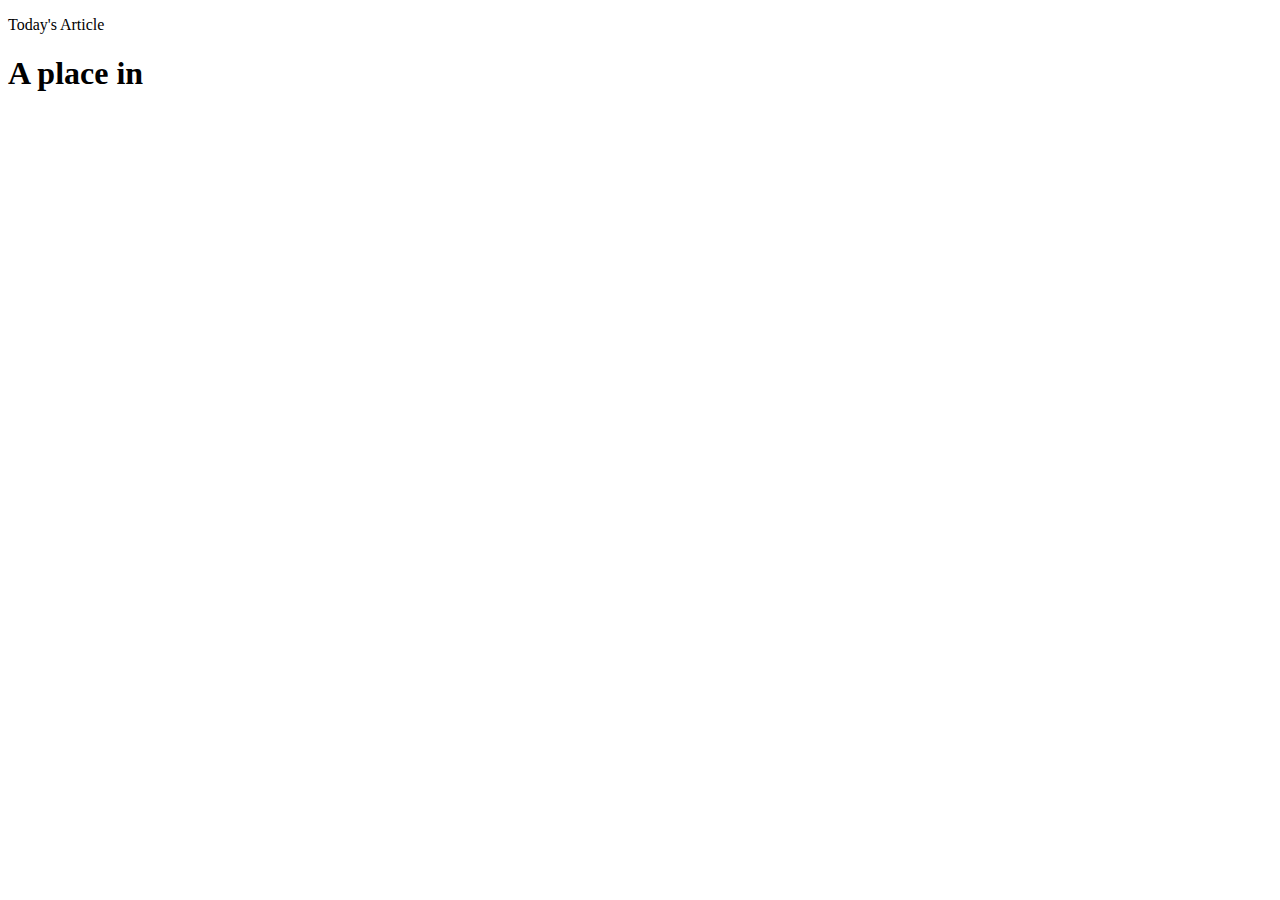
<file: UI design bootcamp/Buildingsimplelayout/index.html>
<!DOCTYPE html>
<html lang="en">
<head>
    <meta charset="UTF-8">
    <meta http-equiv="X-UA-Compatible" content="IE=edge">
    <meta name="viewport" content="width=device-width, initial-scale=1.0">
    <title>Building a layout</title>
</head>
<body>
    <div class="container">
        <p>Today's Article</p>
        <h1>A place  in</h1>
    </div>
    
</body>
</html>
</file>
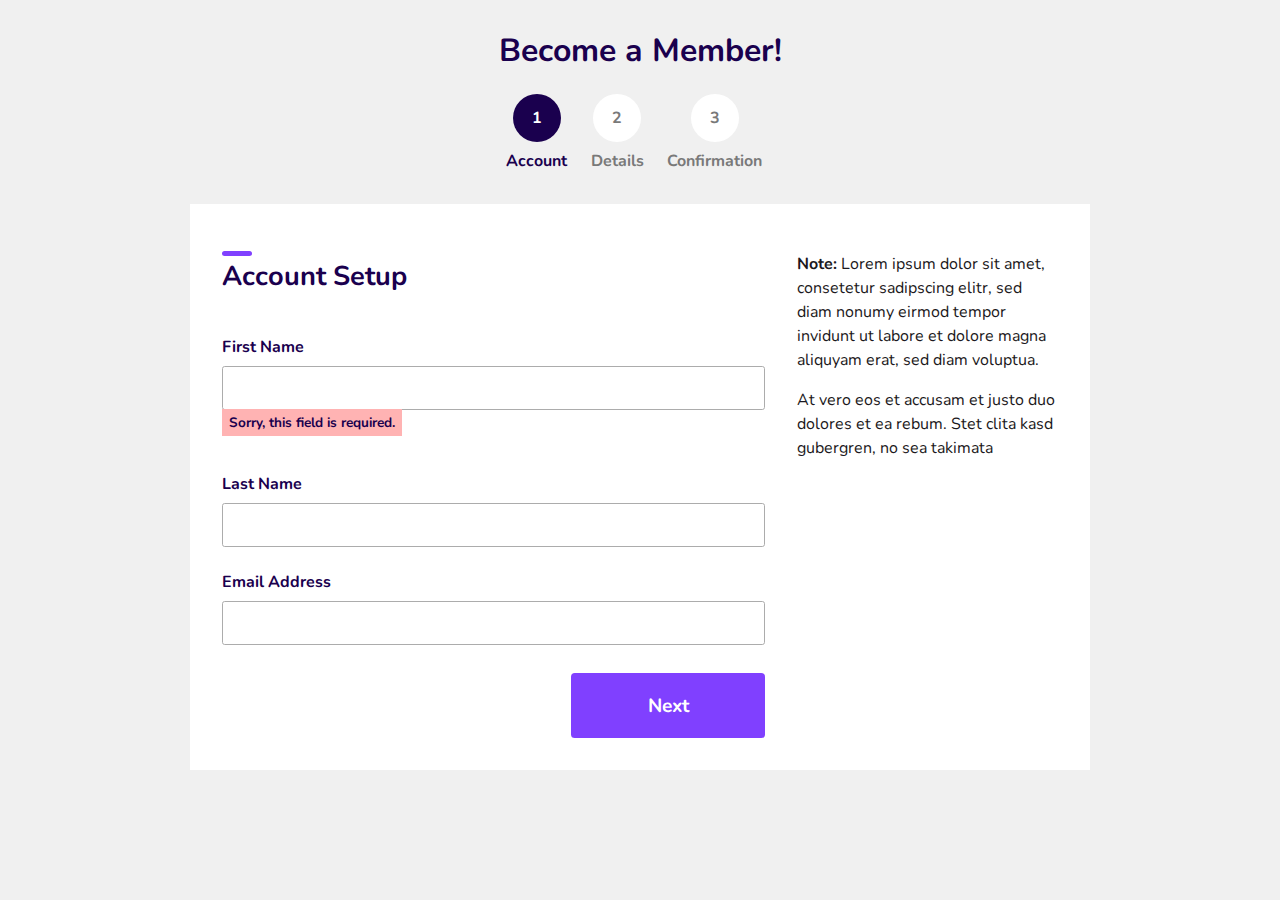
<file: UI design bootcamp/Forms/index.html>
<!DOCTYPE html>
<html lang="en">
<head>
    <link rel="stylesheet" href="index.css">
    <meta charset="UTF-8">
    <meta http-equiv="X-UA-Compatible" content="IE=edge">
    <meta name="viewport" content="width=device-width, initial-scale=1.0">
    <title>Document</title>
</head>
<body>
    <div class="wrapper">
        <h1>Become a Member!</h1>
    
        <ul class="progress">
            <li class="current">
                <a href="index.html">
                   <div class="circle">1</div>
                   <span>Account</span> 
                <a>
            </li>
            <li>
                <a href="step2.html">
                   <div class="circle">2</div>
                   <span>Details</span> 
                <a>
            </li>
            <li>
                <a href="step3.html">
                   <div class="circle">3</div>
                   <span>Confirmation</span> 
                <a>
            </li>
        </ul>
        
        <main>
            <div class="left-col">
                <h2>Account Setup</h2>
                
                <label for="fname">First Name</label>
                <input type="text" id="fname" name="fname" class="error-field">
                <p class="error">Sorry, this field is required.</p>
                
                <label for="lname">Last Name</label>
                <input type="text" id="lname" name="lname">
                
                <label for="email">Email Address</label>
                <input type="text" id="email" name="email" class="error-field">
                
                <a href="step2.html" class="cta">Next</a>
            </div>
            <div class="right-col">
                <p><strong>Note:</strong> Lorem ipsum dolor sit amet, consetetur sadipscing elitr, sed diam nonumy eirmod tempor invidunt ut labore et dolore magna aliquyam erat, sed diam voluptua.</p>
                
                <p>At vero eos et accusam et justo duo dolores et ea rebum. Stet clita kasd gubergren, no sea takimata</p>
            </div>
        </main>
        
    </div>
</body>
</html>
</file>
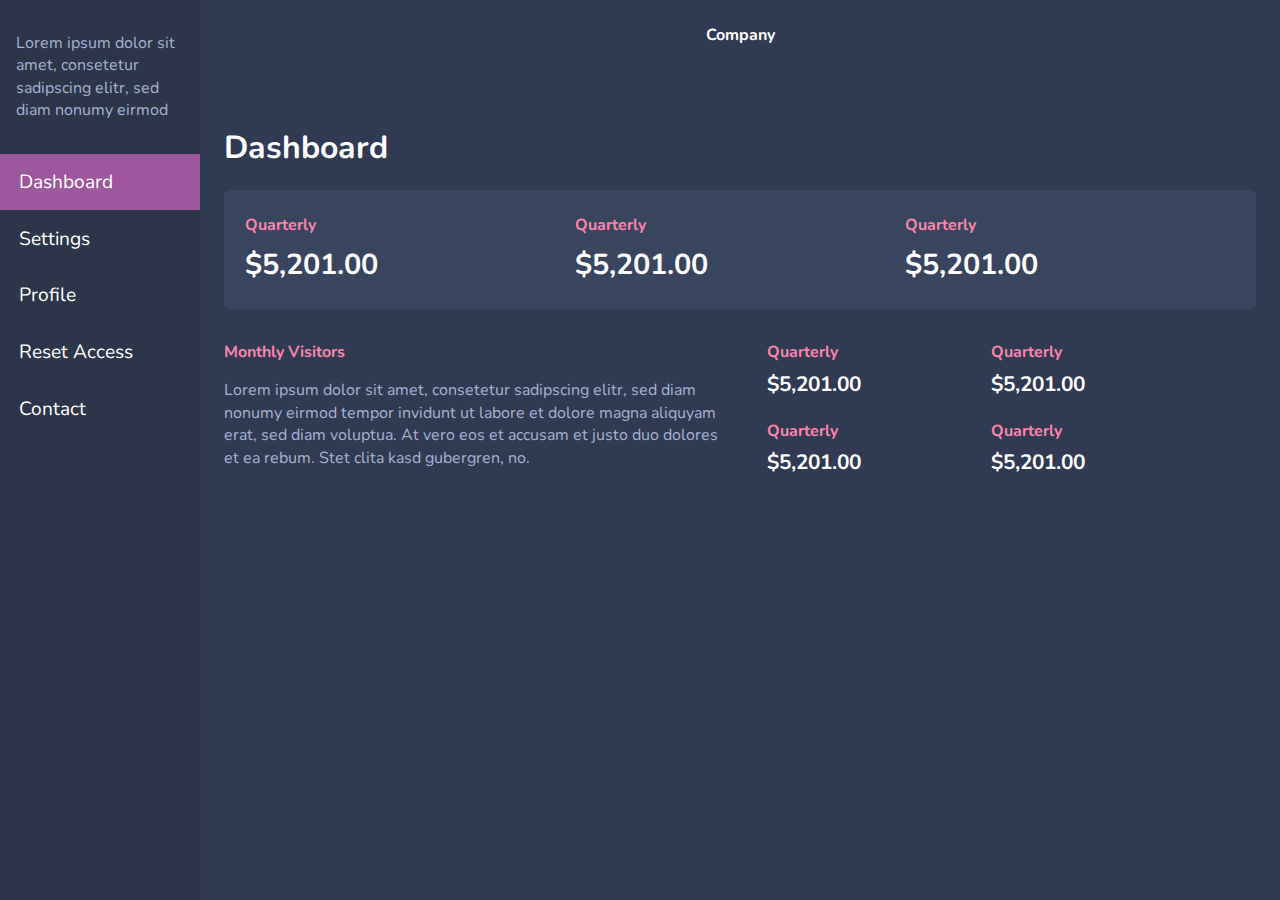
<file: UI design bootcamp/Fullprojecrefactoring/index.html>
<!DOCTYPE html>
<html lang="en">
<head>
    <link rel="stylesheet" href="index.css">
    <meta charset="UTF-8">
    <meta http-equiv="X-UA-Compatible" content="IE=edge">
    <meta name="viewport" content="width=device-width, initial-scale=1.0">
    <title>Document</title>
</head>
<body>
    <nav id="nav">
        <div class="inner-wrapper">
            <svg viewBox="0 0 32 37" id="exit-btn">
                <path id="back" d="M15.9,4.492a3,3,0,0,1,5.194,0L34.4,27.5A3,3,0,0,1,31.8,32H5.2a3,3,0,0,1-2.6-4.5Z" transform="translate(0 37) rotate(-90)" fill="#fff"/>
            </svg>

            <p>Lorem ipsum dolor sit amet, consetetur sadipscing elitr, sed diam nonumy eirmod</p>

        </div>
        <ul>
            <li class="selected"><a href="#">Dashboard</a></li>
            <li><a href="#">Settings</a></li>
            <li><a href="#">Profile</a></li>
            <li><a href="#">Reset Access</a></li>
            <li><a href="#">Contact</a></li>
        </ul>
    </nav>

    <header>
        <svg height="32px" id="menu-btn" class="open" viewBox="0 0 32 32">
            <path fill="white" d="M4,10h24c1.104,0,2-0.896,2-2s-0.896-2-2-2H4C2.896,6,2,6.896,2,8S2.896,10,4,10z M28,14H4c-1.104,0-2,0.896-2,2  s0.896,2,2,2h24c1.104,0,2-0.896,2-2S29.104,14,28,14z M28,22H4c-1.104,0-2,0.896-2,2s0.896,2,2,2h24c1.104,0,2-0.896,2-2  S29.104,22,28,22z"/>
        </svg>
        
        <a href="#" class="logo">Company</a>
    </header>

    <main>
        <h1>Dashboard</h1>

        <section class="panel">
            <ul class="data">
                <li>
                    <h3>Quarterly</h3>
                    <p>$5,201.00</p>
                </li>
                <li>
                    <h3>Quarterly</h3>
                    <p>$5,201.00</p>
                </li>
                <li>
                    <h3>Quarterly</h3>
                    <p>$5,201.00</p>
                </li>
            </ul>
            </section>

            <div class="columns half">
                <div class="col left">
                    <h3>Monthly Visitors</h3>
                    
                    <p>Lorem ipsum dolor sit amet, consetetur sadipscing elitr, sed diam nonumy eirmod tempor invidunt ut labore et dolore magna aliquyam erat, sed diam voluptua. At vero eos et accusam et justo duo dolores et ea rebum. Stet clita kasd gubergren, no.</p>
                </div>
                <div class="col">
                    <ul class="data secondary">
                        <li>
                            <h3>Quarterly</h3>
                            <p>$5,201.00</p>
                        </li>
                        <li>
                            <h3>Quarterly</h3>
                            <p>$5,201.00</p>
                        </li>
                        <li>
                            <h3>Quarterly</h3>
                            <p>$5,201.00</p>
                        </li>
                        <li>
                            <h3>Quarterly</h3>
                            <p>$5,201.00</p>
                        </li>
                    </ul>
                </div>
            </div>
    </main>
    
    <script src="index.js"></script>
    
</body>
</html>
</file>
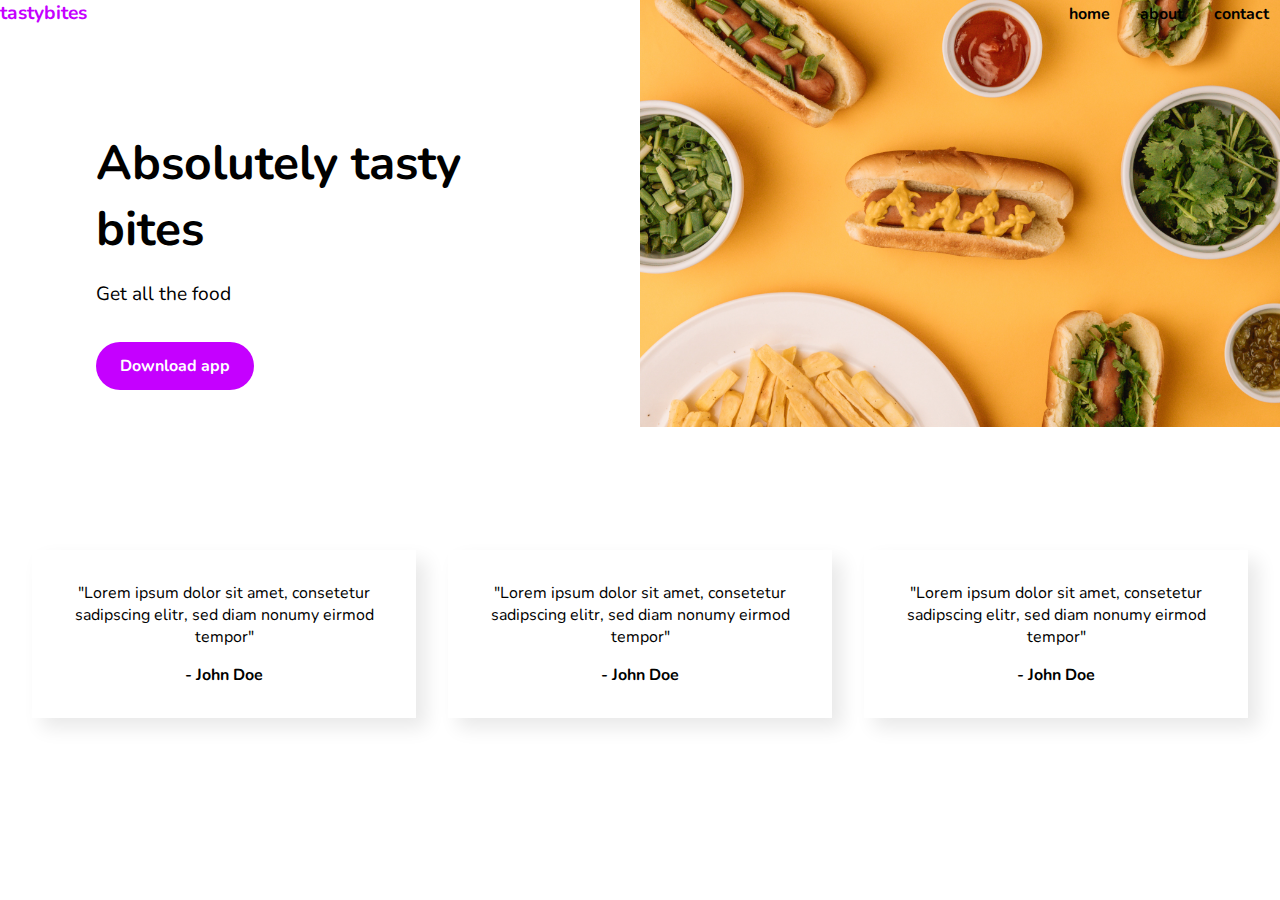
<file: UI design bootcamp/responsivedesign/index.html>
<!DOCTYPE html>
<html lang="en">
<head>
    <link rel="stylesheet" href="index.css">
    <meta charset="UTF-8">
    <meta http-equiv="X-UA-Compatible" content="IE=edge">
    <meta name="viewport" content="width=device-width, initial-scale=1.0">
    <title>Document</title>
</head>
<body>
    <span id="width" class="width-container"></span>
    <header>
        <a href="#" class="logo">tastybites</a>
        <nav>
            <ul>
                <li><a href="#">home</a></li>
                <li><a href="#">about</a></li>
                <li><a href="#">contact</a></li>
            </ul>
        </nav>
        </header>

    <div class="hero-left wrapper">
        <h1>Absolutely tasty bites</h1>
        <p>Get all the food</p>
        <a href="#" class="cta-btn">Download app</a>
    </div>

    <img src="food.jpg">

    <section class="wrapper">
        <ul class="testimonials">
            <li>
                <blockquote>
                    <p>"Lorem ipsum dolor sit amet, consetetur sadipscing elitr, sed diam nonumy eirmod tempor"</p>
                    <footer>- John Doe</footer>
                </blockquote>
            </li>
            <li>
                <blockquote>
                    <p>"Lorem ipsum dolor sit amet, consetetur sadipscing elitr, sed diam nonumy eirmod tempor"</p>
                    <footer>- John Doe</footer>
                </blockquote>
            </li>
            <li>
                <blockquote>
                    <p>"Lorem ipsum dolor sit amet, consetetur sadipscing elitr, sed diam nonumy eirmod tempor"</p>
                    <footer>- John Doe</footer>
                </blockquote>
            </li>
        </ul>

    </section>
    
</body>
</html>
</file>
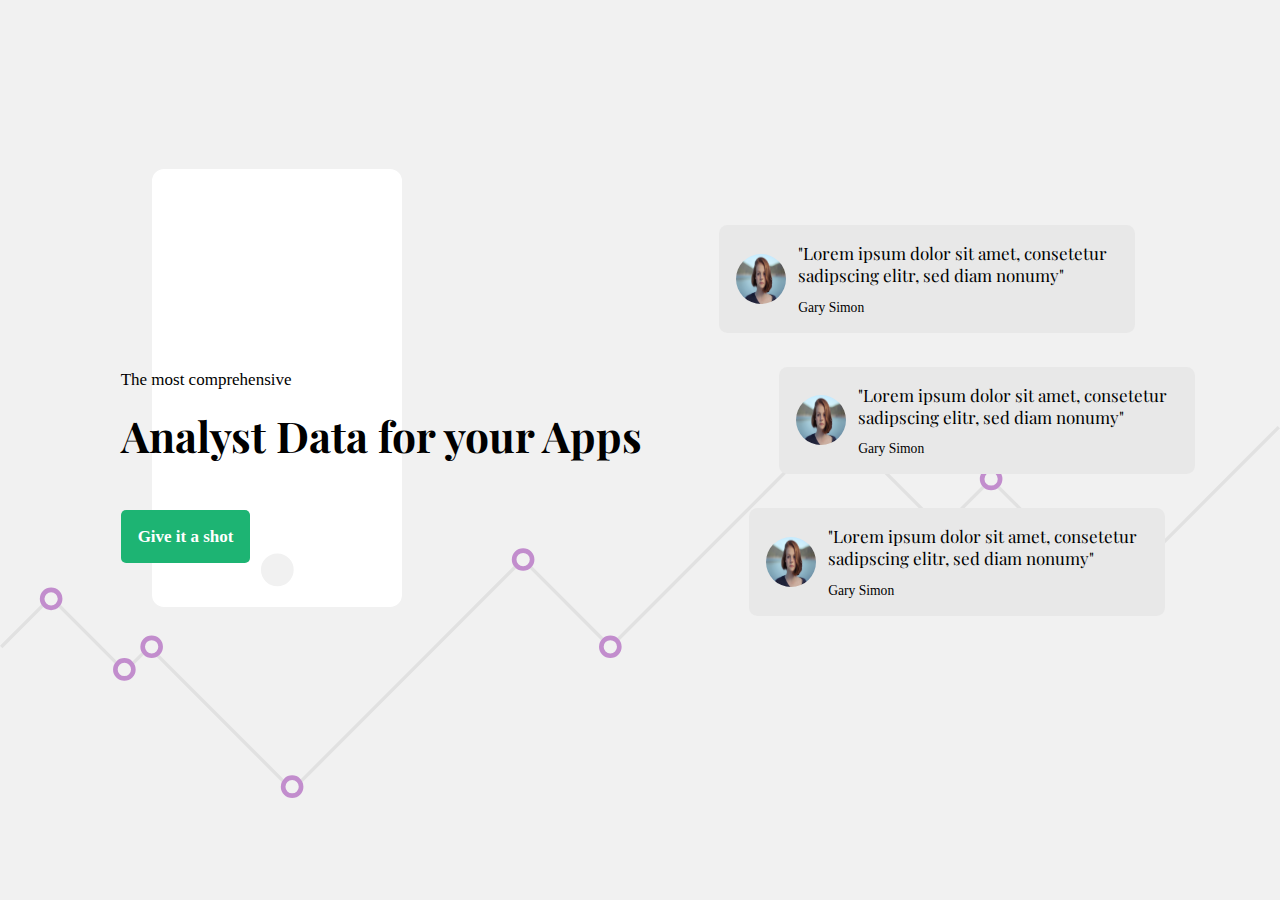
<file: UI design bootcamp/UI animation/index.html>
<!DOCTYPE html>
<html lang="en">
<head>
    <link rel="stylesheet" href="index.css">
    <meta charset="UTF-8">
    <meta http-equiv="X-UA-Compatible" content="IE=edge">
    <meta name="viewport" content="width=device-width, initial-scale=1.0">
    <title>Document</title>
</head>
<body>
    <div class="wrapper">
        <img src="phone.svg" class="phone">
            <div class="col left">
                <div class="inner-content">
                    <p class="subheading">The most comprehensive</p>
                    <h1>Analyst Data for your Apps</h1>
                    <a href="#" class="cta">Give it a shot</a>
                </div>
            </div>
            <div class="col right">
                <ul>
                    <li>
                        <img src="person.jpg">
                        <div class="info">
                            <p class="quote">"Lorem ipsum dolor sit amet, consetetur sadipscing elitr, sed diam nonumy"</p>
                            <p class="auth">Gary Simon</p>
                        </div>
                    </li>
                    <li>
                        <img src="person.jpg">
                        <div class="info">
                            <p class="quote">"Lorem ipsum dolor sit amet, consetetur sadipscing elitr, sed diam nonumy"</p>
                            <p class="auth">Gary Simon</p>
                        </div>
                    </li>
                    <li>
                        <img src="person.jpg">
                        <div class="info">
                            <p class="quote">"Lorem ipsum dolor sit amet, consetetur sadipscing elitr, sed diam nonumy"</p>
                            <p class="auth">Gary Simon</p>
                        </div>
                    </li>
                </ul>
            </div>

    </div>
    
</body>
</html>
</file>
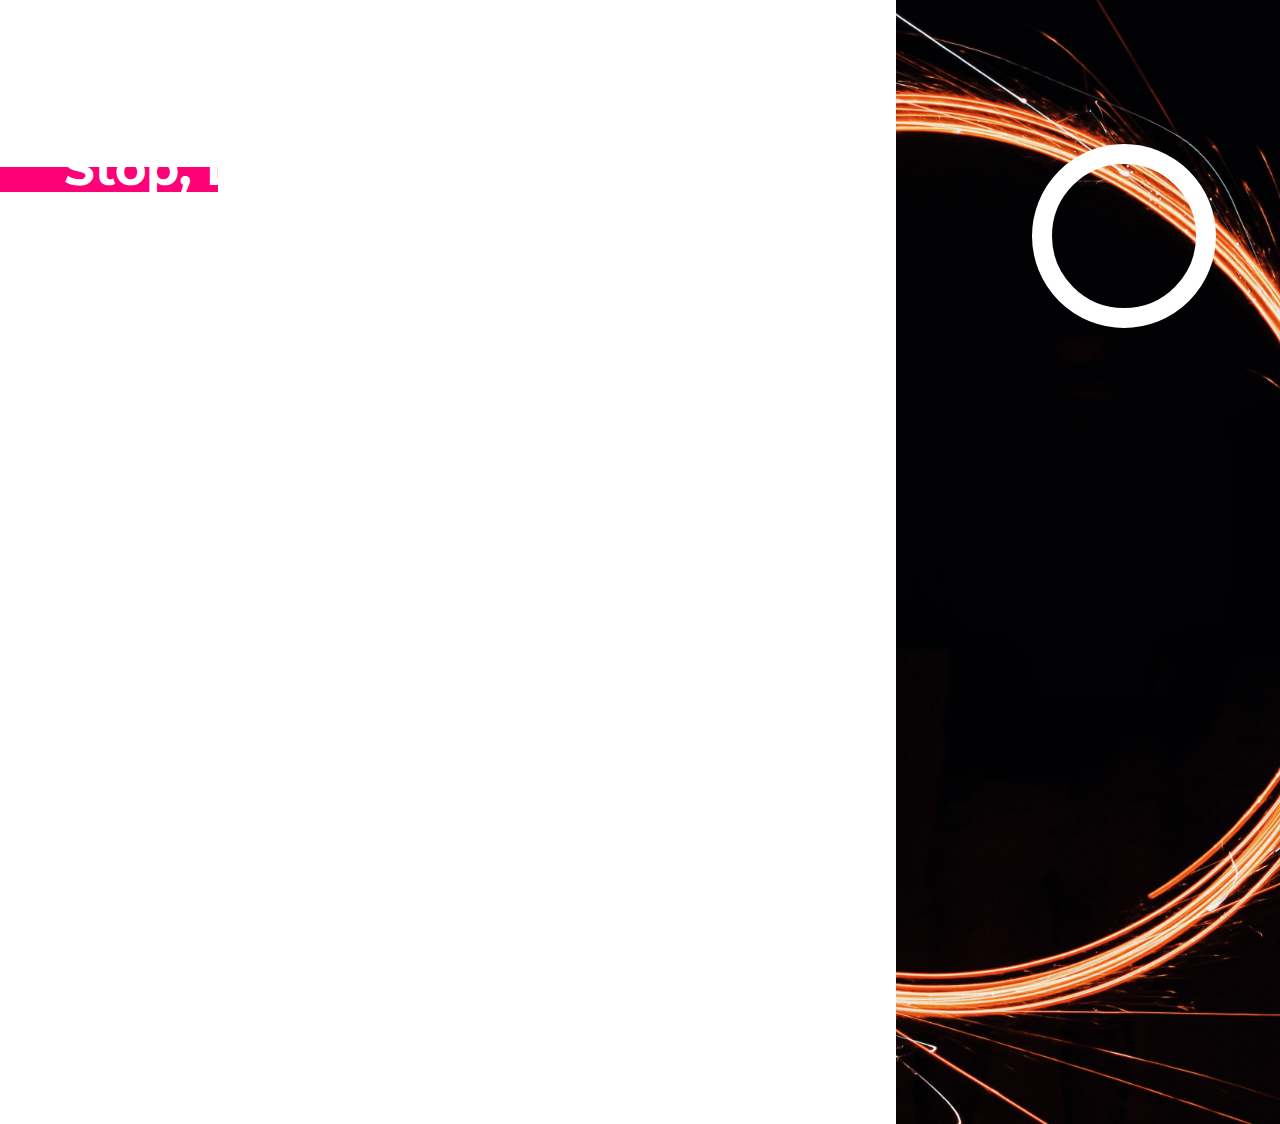
<file: UI design bootcamp/Buildingsimplelayout/final chapter/index.html>
<!DOCTYPE html>
<html lang="en">
<head>
    <link rel="stylesheet" href="index.css">
    <meta charset="UTF-8">
    <meta http-equiv="X-UA-Compatible" content="IE=edge">
    <meta name="viewport" content="width=device-width, initial-scale=1.0">
    <title>Document</title>
</head>
<body>
    <div class="container">
        <h1>Stop, Drop & Roll</h1>
        <p>Take the new challenge, starting today.<p>
    </div>
</body>
</html>
</file>
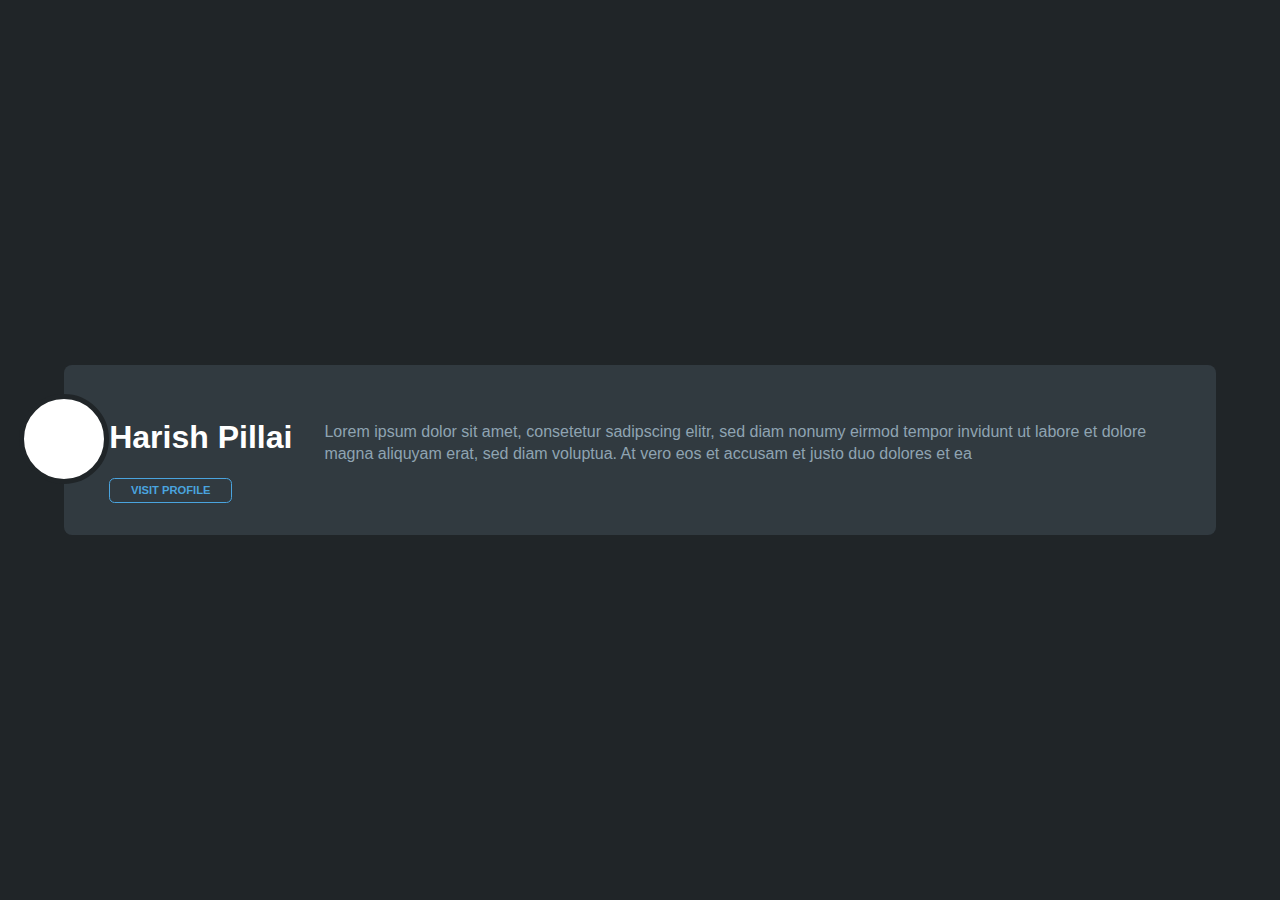
<file: UI design bootcamp/responsivedesign/finalchallenge/index.html>
<!DOCTYPE html>
<html lang="en">
<head>
    <link rel="stylesheet" href="index.css">
    <meta charset="UTF-8">
    <meta http-equiv="X-UA-Compatible" content="IE=edge">
    <meta name="viewport" content="width=device-width, initial-scale=1.0">
    <title>Document</title>
</head>
<body>
    <div id="width" class="width-container"></div>

    <div class="card">
        <span></span>
        <div class="card-details">
            <h1>Harish Pillai</h1>
            <p>Lorem ipsum dolor sit amet, consetetur sadipscing elitr, sed diam nonumy eirmod tempor invidunt ut labore et dolore magna aliquyam erat, sed diam voluptua. At vero eos et accusam et justo duo dolores et ea</p>
                <a href="#">Visit Profile</a>
        </div>
    </div>
    
</body>
</html>
</file>
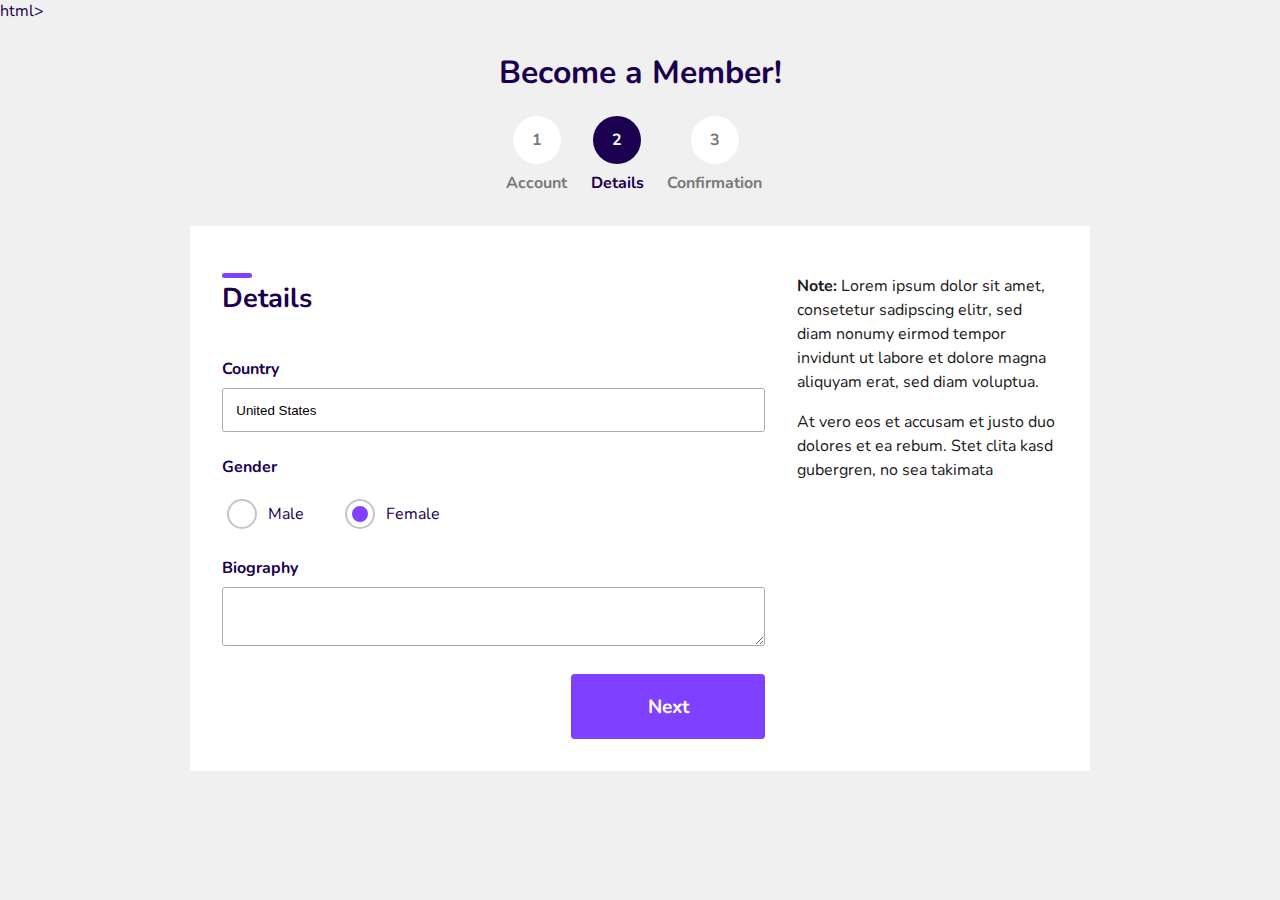
<file: UI design bootcamp/Forms/step2.html>
html>
    <head>
        <link rel="stylesheet" href="index.css">
        <link rel="stylesheet" href="secondary.css">
    </head>
    <body>
        
        <div class="wrapper">
            <h1>Become a Member!</h1>
            
            <ul class="progress">
                <li>
                    <a href="index.html">
                       <div class="circle">1</div>
                       <span>Account</span> 
                    <a>
                </li>
                <li class="current">
                    <a href="step2.html">
                       <div class="circle">2</div>
                       <span>Details</span> 
                    <a>
                </li>
                <li>
                    <a href="step3.html">
                       <div class="circle">3</div>
                       <span>Confirmation</span> 
                    <a>
                </li>
            </ul>
            
            <main>
                <div class="left-col">
                    <h2>Details</h2>
                    
                    <label for="loc">Country</label>
                    <select id="loc">
                        <option value="US">United States</option>
                        <option value="US">United States</option>
                        <option value="US">United States</option>
                        <option value="US">United States</option>
                    </select>
                    
                    <label>Gender</label>
                    
                    <input type="radio" id="male" name="gender" checked>
                    <label for="male" class="left-label">Male</label>
                    
                    <input type="radio" id="female" name="gender" checked>
                    <label for="female" class="left-label">Female</label>
                    
                    <label for="bio" class="mt-extra">Biography</label>
                    <textarea></textarea>
                    
                    <a href="step3.html" class="cta">Next</a>
                </div>
                <div class="right-col">
                    <p><strong>Note:</strong> Lorem ipsum dolor sit amet, consetetur sadipscing elitr, sed diam nonumy eirmod tempor invidunt ut labore et dolore magna aliquyam erat, sed diam voluptua.</p>
                    
                    <p>At vero eos et accusam et justo duo dolores et ea rebum. Stet clita kasd gubergren, no sea takimata</p>
                </div>
            </main>
            
        </div>
    </body>
</html>
</file>
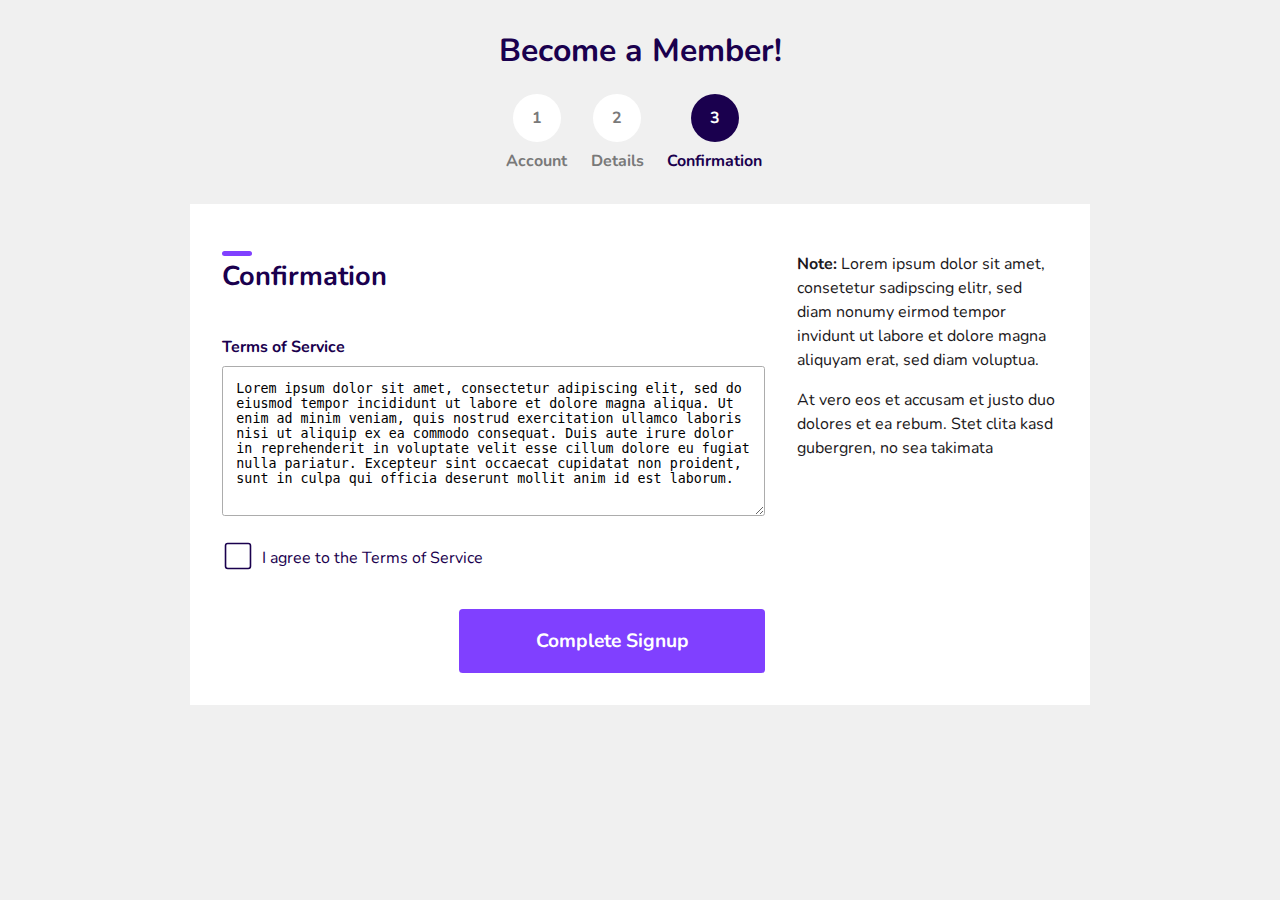
<file: UI design bootcamp/Forms/step3.html>
<html>
    <head>
        <link rel="stylesheet" href="index.css">
        <link rel="stylesheet" href="secondary.css">
    </head>
    <body>
        
        <div class="wrapper">
            <h1>Become a Member!</h1>
            
            <ul class="progress">
                <li>
                    <a href="index.html">
                       <div class="circle">1</div>
                       <span>Account</span> 
                    <a>
                </li>
                <li>
                    <a href="step2.html">
                       <div class="circle">2</div>
                       <span>Details</span> 
                    <a>
                </li>
                <li class="current">
                    <a href="step3.html">
                       <div class="circle">3</div>
                       <span>Confirmation</span> 
                    <a>
                </li>
            </ul>
            
            <main>
                <div class="left-col">
                    <h2>Confirmation</h2>
                    
                    <label for="tos" class="mt-extra">Terms of Service</label>
                    <textarea id="tos" class="extra-height">Lorem ipsum dolor sit amet, consectetur adipiscing elit, sed do eiusmod tempor incididunt ut labore et dolore magna aliqua. Ut enim ad minim veniam, quis nostrud exercitation ullamco laboris nisi ut aliquip ex ea commodo consequat. Duis aute irure dolor in reprehenderit in voluptate velit esse cillum dolore eu fugiat nulla pariatur. Excepteur sint occaecat cupidatat non proident, sunt in culpa qui officia deserunt mollit anim id est laborum.</textarea>
                    
                    <input type="checkbox" name="cb" id="cb">
                    <label for="cb" id="checkbox">
                        <svg viewBox="0 0 100 100">
                            <path class="box" d="M82,89H18c-3.87,0-7-3.13-7-7V18c0-3.87,3.13-7,7-7h64c3.87,0,7,3.13,7,7v64C89,85.87,85.87,89,82,89z"/>
                            <polyline class="check" points="25.5,53.5 39.5,67.5 72.5,34.5 "/>
                        </svg>
                        <span>I agree to the Terms of Service</span>
                    </label>
                    
                    <a href="step3.html" class="cta">Complete Signup</a>
                </div>
                <div class="right-col">
                    <p><strong>Note:</strong> Lorem ipsum dolor sit amet, consetetur sadipscing elitr, sed diam nonumy eirmod tempor invidunt ut labore et dolore magna aliquyam erat, sed diam voluptua.</p>
                    
                    <p>At vero eos et accusam et justo duo dolores et ea rebum. Stet clita kasd gubergren, no sea takimata</p>
                </div>
            </main>
            
        </div>
    </body>
</html>
</file>
<file: UI design bootcamp/Forms/index.css>
@import url('https://fonts.googleapis.com/css?family=Nunito:400,700&display=swap');

* {
    box-sizing: border-box;
}

html, body {
    margin: 0;
    padding: 0;
}

body {
    font-family: 'Nunito', sans-serif;
    background: #F0F0F0;
    color: #1A004E;
}

.wrapper {
    padding: .5em;
    text-align: center;
}

ul {
    list-style: none;
    padding: 0 1em;
    display: flex;
    width: 300px;
    margin: 0 auto;
    justify-content: space-between;
}

ul li a {
    text-decoration: none;
}

.circle {
    width: 3em;
    height: 3em;
    background: white;
    border-radius: 50%;
    margin: 0 auto .5em;
    display: grid;
    place-content: center;
    color: #797979;
    font-weight: bold;
}

.current .circle {
    background: #1A004E;
    color: white;
}

span {
    color: #797979;
    font-weight: bold;
}

.current span {
    color: #1A004E;
}

main {
    background: white;
    padding: 1em;
    text-align: left;
    margin-top: 2em;
    margin-bottom: 2em;
}

h2 {
    font-size: 1.3em;
    position: relative;
    margin-bottom: 1.5em;
}

h2:before {
    content: '';
    position: absolute;
    height: 5px;
    width: 30px;
    background: #8040FF;
    left: 0;
    top: -7px;
    border-radius: 1em;
}

label {
    display: block;
    font-weight: bold;
    margin-top: 1.5em;
    margin-bottom: .5em;
}

input[type=text], select, textarea {
    width: 100%;
    padding: 1em;
    border-radius: .2em;
    border: 1px solid #ACACAC;
}

input[type=text]:focus, textarea:focus {
    outline: 3px solid #ACACAC;
}

.error {
    background:  #FFB3B3;
    display: inline-block;
    padding: .3em .5em;
    font-size: .85em;
    font-weight: bold;
    margin-top: -.1em;
}

.cta {
    display: block;
    width: 100%;
    padding: 1em;
    text-align: center;
    text-decoration: none;
    color: white;
    background: #8040FF;
    margin-top: 1.5em;
    font-weight: bold;
    font-size: 1.2em;
    border-radius: .2em;
}

.right-col {
    margin-top: 2em;
    line-height: 1.5em;
    color: #1B1820;
}

@media(min-width: 650px) {
    main {
        display: flex;
        padding: 2em;
    }
    .left-col {
        flex: 0 0 65%;
        margin-right: 2em;
    }
    .right-col {
        margin: 0;
    }
    .cta {
        display: inline-block;
        width: unset;
        float: right;
        padding: 1em 4em;
    }
}

@media(min-width: 950px) {
    main {
        padding: 2em;
        width: 900px;
        margin: 2em auto;
    }
    h2 {
        font-size: 1.7em;
    }
}
</file>
<file: UI design bootcamp/Fullprojecrefactoring/index.css>
@import url('https://fonts.googleapis.com/css?family=Nunito:400,700&display=swap');

* {
    box-sizing: border-box;
}
html, body {
    margin: 0;
    padding: 0;
}

body {
    background: #3b4acd;
    color: #A5B2D3;
    padding: .5em;
    font-family: serif;
    height: 100vh;
    text-align:center;
}

header {
    display: flex;
    align-items: center;
    justify-content: center;
}

header svg {
    width: 1.5em;
    cursor: pointer;
}

a {
    color: white;
}


ul {
    list-style: none;
    padding: 0;
}

a.logo {
    font-weight: bold;
    margin: 0 1em;
}

a.cta-btn {
    margin-left: auto;
    background: #FC85AE;
    padding: 1em;
    display: inline-block;
    border-radius: 2em;
    font-size: .6em;
    color: #303A52;
    font-weight: bold;
}

/* Navigation */


nav {
    position: fixed;
    background: #576483;
    height: 100vh;
    left: 0;
    top: 0;
    width: 80%;
    visibility: hidden;
    transform: translateX(-50%);
    opacity: 0;
    transition: all .3s;
    text-align: center;
}


nav p {
    margin-bottom: 0;
}

nav svg {
    cursor: pointer;
    width: 1em;
}

nav ul li a {
    display: block;
    padding: .2em;
    font-size: 1.8em;
}

.selected {
    background: #9E579D;
}

.open-nav {
    visibility: unset;
    opacity: 1;
    transform: translateX(0);
}


/* Main Section */


h1 {
    color: white;
    margin-top: 1em;
}

.panel {
    background: #39445F;
    border-radius: .3em;
}

h3 {
    color: #FC85AE;
    margin: 0;
    font-size: 2em;
}

ul.data li p {
    color: white;
    font-weight: bold;
    font-size: 1.8em;
    margin: .3em 0 1em;
}

ul.data li:last-child p {
    margin-bottom: 0;
}
ul.secondary {
    margin-top: 2em;
}
ul.secondary li p {
    font-size: 1.3em;
}

main {
    border: 1px solid white;
}

body {
    background: #303A52;
    font-family: 'Nunito', sans-serif;
}

nav {
    background: #2C354A;
}

main {
    border: unset;
}

a {
    text-decoration: none;
}

p {
    line-height: 1.4em;
}

a.cta-btn {
    font-size: .9em;
    padding: .2em .4em;
    border-radius: .2em;
}

nav ul li a {
    font-size: 1.2em;
    padding: .8em 1em;
}

h3 {
    font-size: unset;
}

nav {
    text-align: left;
}

.inner-wrapper {
    padding: 1em;
}

.panel {
    padding: .5em 1em;
    margin-bottom: 2em;
}


@media (min-width: 420px) {
    body {
        padding: 1em;
        text-align: left;
    }
    ul.data {
        display: flex;
        flex-wrap: wrap;
    }
    ul.data li {
        flex: 0 0 50%;
    }
}

@media (min-width: 550px) {
    ul.data {
        justify-content: center;
    }
    .panel ul.data li {
        flex: 0 0 33%;
    }
    .panel ul.data li p {
        margin-bottom: 0;
    }
    nav {
        width: 40%;
    }
}

@media (min-width: 720px) {
    body {
        padding: 1.5em;
    }
    .columns {
        display: flex;
    }
    .col {
        flex: 0 0 48%;
    }
    .secondary {
        margin-left: 3em;
    }
    ul.secondary {
        margin-top: 0;
    }
    nav {
        width: 30%;
    }
}

@media (min-width:850px) {
    body {
        display: grid;
        grid-template-columns: 200px auto;
        grid-template-rows: 70px auto;
        grid-template-areas:
        "sidebar header"
        "sidebar main";
    padding: 0;
}

    header, main {
        padding: 1.5em;
    }
    nav {
        grid-area: sidebar;
        opacity: 1;
        visibility: unset;
        transform: translateX(0);
        width: 100%;
        position: unset;
    }

    header {
        grid-area: header;
    }

    main {
        grid-area: main;
    }

    a.logo {
        margin: 0;
    }
    svg {
        display: none;
    }
}
</file>
<file: UI design bootcamp/responsivedesign/index.css>
@import url('https://fonts.googleapis.com/css?family=Nunito:400,700&display=swap');

html, body {
    margin: 0;
    padding: 0;
}

body {
    font-family: 'Nunito', sans-serif;;
}

.wrapper {
    padding: 1em;
}

a {
    text-decoration: none;
}

img {
    width: 100%;
    position: absolute;
    z-index: -1;
}

a.logo {
    color: #C500FF;
    font-weight: bold;
    font-size: 1.2em;

}

ul {
    list-style-type: none;
    margin: 0;
    padding: 0;
}

nav ul {
    display: flex;
    margin-top: 1em;
}

nav li {
    margin-right: .5em;
}

nav li a {
    color: black;
    font-weight: bold;
    padding: .3em .7em;
    background-color: #E6E6E6;
    border-radius: 1em;
}

.hero-left {
    text-align: center;
}

h1 {
    font-size: 2.5em;
    width: 80%;
    margin: 1.5em auto 0;
}

.hero-left p {
    font-size: 1.2em;
    width: 80%;
    margin: 1em auto;
}

a.cta-btn {
    color: white;
    background: #C500FF;
    padding: .8em 1.5em;
    border-radius: 2em;
    font-weight: bold;
    margin: 1em 0 3em;
    display: inline-block;
    
}

ul.testimonials {
    margin-top: 3em;
}

ul.testimonials li {
    background: white;
    padding: 2em;
    margin-bottom: 1em;
    text-align: center;
    box-shadow: 10px 10px 18px 0px rgba(0,0,0,.09);
}

blockquote, blockquote p {
    margin: 0;
}

footer {
    font-weight: bold;
    display: block;
    margin-top: 1em;
}

blockquote p {
    linee-height: 1.4em;
}

@media (min-width: 390px)  {
    header {
        display: flex;
        justify-content: space-between;
    }
    nav ul {
        margin-top: .2em;
    }
    nav ul li:nth-of-type(3) {
        margin-right: 0;
    }
}

@media (min-width: 600px) {

    ul.testimonials {
        display: grid;
        grid-template-columns: repeat(2,auto);
        grid-template-rows: repeat(2,auto);
        grid-gap: 1em;
    }
    ul.testimonials li {
        margin: 0;
    }

    ul.testimonials li:nth-of-type(3){
        grid-area: 2 / 1 / 2 / 3;    }
    }

    img {
        clip-path: polygon(0 0, 100% 0, 100% 33%, 0 33%);
    }

    @media (min-width: 850px) {

        .wrapper {
            padding: 2em;
        }
    }

    @media (min-width: 1000px) {
        
        .hero-left {
            text-align: left;
            width: 30%;
            margin-left: 4em;
        }
     h1, .hero-left p {
         width: 100%;
     }

     img {
        top: 0;
        right: 0;
        width: 50%;
        clip-path: none;
     }
     nav ul li a {
         background: none;
     }
     h1 {
         font-size: 3rem;
     }
     ul.testimonials {
         display: flex;
     }
     ul.testimonials li {
         margin-right: 1em;
     }
     ul.testimonials li:nth-of-type(3) {
         margin-right: 0;
     }

    }
</file>
<file: UI design bootcamp/UI animation/index.css>
@import url('https://fonts.googleapis.com/css2?family=Montserrat:wght@300;700&family=Playfair+Display:wght@200;500&display=swap');

html, body {
    margin: 0;
    padding: 0;
}


body {
    background: #F1F1F1 url('graph-bg.svg') no-repeat;
    background-position: 0 20%;
    background-size: 150%;
    font-family:'Montserrat',
    font-weight: normal;
    text-align: center;
}

h1, .quote {
    font-family: 'Playfair Display', serif;
}

.phone {
    position: absolute;
    top: 2em;
    left: 0;
    right: 0;
    margin: auto;
    width: 250px;
}

.wrapper {
    padding: .5em;
    margin-top: 4em;
    position: relative;
}

ul {
    list-style: none;
    padding: 0;
}


.left, .right {
    position: relative;
}

.left {
    height: 50vh;
    display: grid;
    place-content: center;
}

h1 {
    width: 70%;
    margin: 0 auto 1.5em;
}

.cta {
    text-decoration: none;
    background:  #1DB473;
    color: white;
    font-weight: bold;
    padding: 1em;
    border-radius: .3em;
}

.right {
    margin-top: 12em;
}

.right ul {
    width: 80%;
    margin: 0 auto 2em;
}

li {
    margin-bottom: 2em;
}

li img {
    width: 50px;
    height: 50px;
    border-radius: 50%;
}

@media (min-width: 400px) {
        h1 {
            font-size: 2.5em;
            width: 90%;
        }
        body {
            background-position: 0 30%;
            background-size: 130%;
        }
}

@media (min-width: 850px) {
    body {
        text-align: left;
        height: 100vh;
        display: grid;
        place-content: center;
        background-position: 0 80%;
        background-size: 100%;
    }

    .wrapper .phone {
        top: 1.7em;
    }
    .wrapper {
        display: flex;
        padding: 2em;
        width: 90%;
        margin: 0 auto;
    }
    .phone {
        left: 10%;
        top: 5em;
        margin: unset;
    }
    h1 {
        margin-left: 0;
        width: 100%;
    }
    .left {
        width: 75%;
        padding: 3em;
    }
    .right ul {
        width: 100%;
    }
    .right {
        margin-top: 0;
        padding: 3em;
    }
    .right ul li {
        display: grid;
        grid-template-columns: repeat(2,auto);
        align-items: center;
        grid-gap: .7em;
        background: #e8e8e8;
        padding: 1em;
        border-radius: .5em;
    }

    li p {
        margin: 0;
    }
    .quote {
        font-weight: 300;
    }
    .auth {
        margin-top: 1em;
        font-size: .8em;
    }
    li:nth-of-type(1) {
        transform: translateX(-30px);
    }
    li:nth-of-type(2) {
        transform: translateX(30px);
    }
}

@media (min-width: 1200px) {
        body {
            font-size: 17px;
        }
}

.cta {
    transition: background .3s;
}

.cta:hover {
    background: #149a60;
    transform: scale
}
</file>
<file: UI design bootcamp/Buildingsimplelayout/final chapter/index.css>
@import url('https://fonts.googleapis.com/css?family=Montserrat:400,700&display=swap');

html, body {
    margin: 0;
    padding: 0;
}

body {
    background: url('Picture\ 4.jpg');
    background-size: cover;
    background-position; 25em 40em;
    color: white;
    font-family: 'Montserrat';
    overflow-x: hidden;
}

.container {
    padding: 7em 4em;
    background: white;
    background: white;
    height: 100vh;
    width: 60%;
    position: relative;
}

h1 {
    font-size: 3em;
    margin-bottom: 0;
    line-height: 1em;
    position: relative;
    z-index: 0;
}

h1:before {
    content: '';
    position: absolute;
    bottom: 0;
    left: -20%;
    height: 25px;
    width: 40%;
    background: #FF0077;
    z-index: -1;
}

h1:after {
    content: '';
    position: absolute;
    right: -50%;
    width: 3em;
    height: 3em;
    border-radius: 50%;
    border: 20px solid white;
    z-index: -1;
}

p {
    margin-top: .5em;
    font-size: 1.3em;
}
</file>
<file: UI design bootcamp/responsivedesign/finalchallenge/index.css>
html, body {
    margin: 0;
    padding: 0;
}

body {
    background: #202528;
    color: white;
    display: grid;
    place-content: center;
    height: 100vh;
    font-family: 'Nunito', sans-serif;
}

.card {
    padding: 1em;
    margin: 0 1em;
    background: #313A40;
    border-radius: .5em;
    position: relative;

}

span {
    width: 5em;
    height: 5em;
    background: white;
    position: absolute;
    top: -2.5em;
    border-radius: 50%;
    border: 5px solid #202528;
}

h1 {
    margin-top: 1.2em;
}

p {
    line-height: 1.4em;
    color: #8FA4B2;
}

a {
    text-decoration: none;
    color: #4AA4DF;
    display: block;
    text-align: center;
    padding: .8em 1em;
    border: 1px solid #4AA4DF;
    border-radius: .5em;
    text-transform: uppercase;
    font-weight: bold;
    font-size: .85rem;
    margin-top: 2em;
}

@media (min-width: 500px) {
    .card {
        display: grid;
        grid-template-columns: repeat(2, auto);
        grid-template-areas: 
            "avatar content";
        margin: 0 4em;
        padding-right: 2em;
        padding-bottom: 2em;
    }
        
    }
    span {
        position: initial;
        display: block;
        grid-area: avatar;
        margin-left: -3.8em;
        margin-top: .8em;
    }
        
    }
    .card-details {
        .card-details {
            grid-area: content;
            margin-left: 1.5em;
    }
    a {
        display: inline-block;
    }
    
}

@media (min-width: 1000px) {
    .card-details {
        display: grid;
        grid-template-columns: repeat(2,auto);
        grid-template-areas: 
            "name description"
            "cta description";
        
    }
    
    h1 {
        grid-area: name;
    }
    p {
        grid-area: description;
        margin-left: 2em;
        margin-top: 2.5em;
    }
    a {
        grid-area: cta;
        padding: .5em;
        width: 60%;
        font-size: .7em;
        margin-top: 0;
    }
    
}


/* For the width display, ignore this */

.width-container {
    display: none;
}

.display-width {
    display: block;
    position: absolute;
    right: 0;
    top: 0;
    background-color: #E6E6E6;
    padding: .3em;
    font-size: .85em;
    color: black;
}
</file>
<file: UI design bootcamp/Forms/secondary.css>
select {
    appearance:none;
	-webkit-appearance:none;
	-moz-appearance:none;
	-ms-appearance:none;
	background:url('http://www.free-icons-download.net/images/small-down-arrow-icon-15593.png');
	background-repeat: no-repeat;
	background-size:16px 17px;
	background-position: right;
    background-origin: content-box;
}

input[type="radio"] {
    appearance: none;
    -webkit-appearance: none;
    -moz-appearance: none;
    display: inline-block;
    position: relative;
    border: 2px solid #C6C6C6;
    color: #666;
    top: 10px;
    height: 30px;
    width: 30px;
    border-radius: 50px;
    cursor: pointer;
    margin-right: 7px;
    outline: none;
}

input[type="radio"]:checked::before {
    content: '';
    position: absolute;
    top: 5px;
    left: 5px;
    background: #8040FF;
    width: 16px;
    height: 16px;
    border-radius: 50%;
}

.left-label {
    display: unset;
    font-weight: normal;
    margin-right: 2em;
}

.mt-extra {
    margin-top: 2em;
}

.extra-height {
    min-height: 150px;
}

input[type=checkbox] {
    display: none;
    pointer-events: none;
}

input[type=checkbox] + label {
    cursor: pointer;
    display: grid;
    grid-template-columns: auto 3fr;
}

input[type=checkbox]:checked + label .check {
    stroke-dashoffset: 0;
}

svg {
    width: 2em;
    stroke: #1A004E;
    stroke-width: 5;
    fill: white;
}

.box {
    stroke-dasharray: 320;
    stroke-dashoffset: 0;
    fill: white;
    transition: stroke-dashoffset .3s linear;
}

.check {
    stroke-dasharray: 70;
    stroke-dashoffset: 70;
    fill: none;
    transition: stroke-dashoffset .3s linear;

}

.left-col span {
    padding-top: .4em;
    margin-left: .5em;
    font-weight: normal;
    color:#1A004E;
}
</file>
